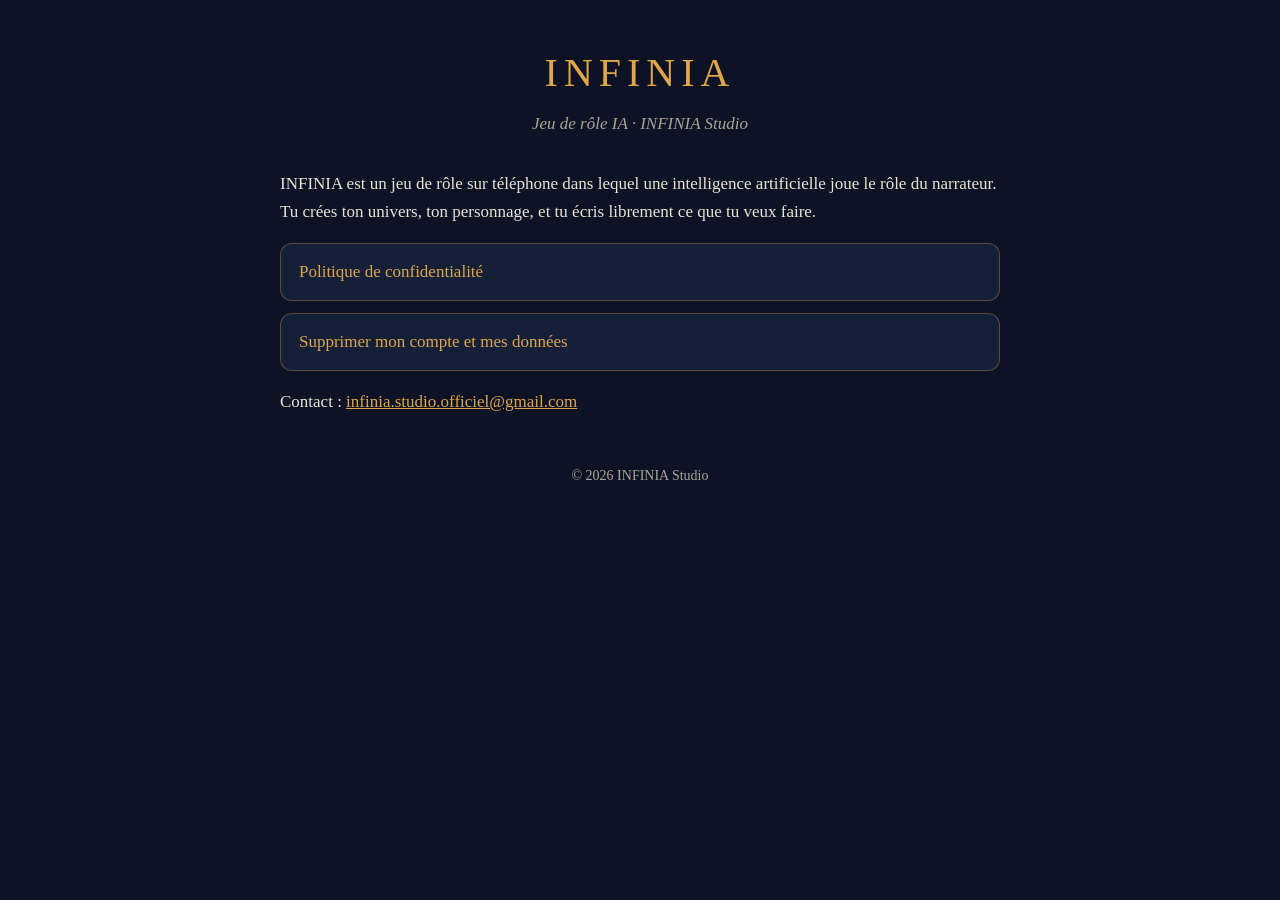
<file: index.html>
<!DOCTYPE html>
<html lang="fr">
<head>
  <meta charset="utf-8">
  <meta name="viewport" content="width=device-width, initial-scale=1">
  <title>INFINIA – Jeu de rôle IA</title>
  <link rel="stylesheet" href="style.css">
</head>
<body>
<main>
  <header>
    <p class="logo">INFINIA</p>
    <p class="sous-titre">Jeu de rôle IA · INFINIA Studio</p>
  </header>

  <p>INFINIA est un jeu de rôle sur téléphone dans lequel une intelligence artificielle joue le rôle du narrateur. Tu crées ton univers, ton personnage, et tu écris librement ce que tu veux faire.</p>

  <ul class="liens">
    <li><a href="confidentialite.html">Politique de confidentialité</a></li>
    <li><a href="suppression-compte.html">Supprimer mon compte et mes données</a></li>
  </ul>

  <p>Contact : <a href="mailto:infinia.studio.officiel@gmail.com">infinia.studio.officiel@gmail.com</a></p>

  <footer>© 2026 INFINIA Studio</footer>
</main>
</body>
</html>
</file>
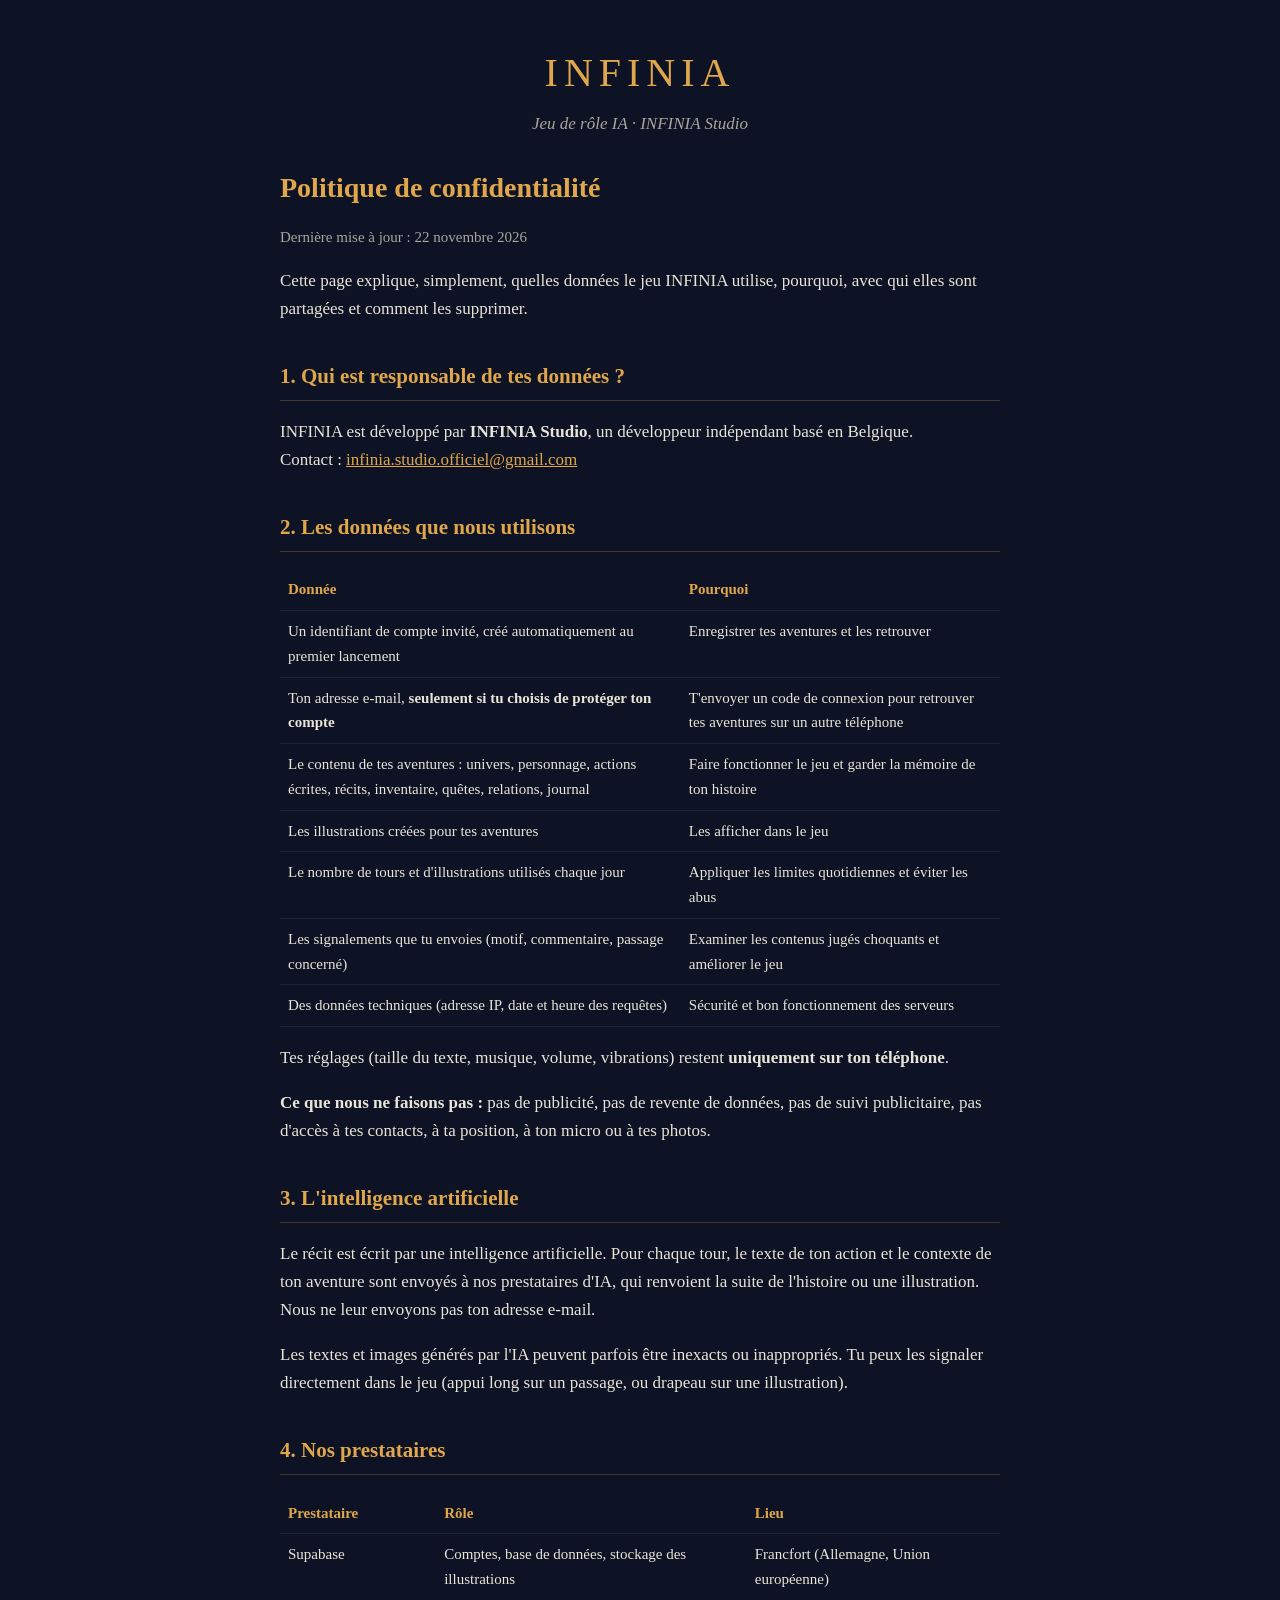
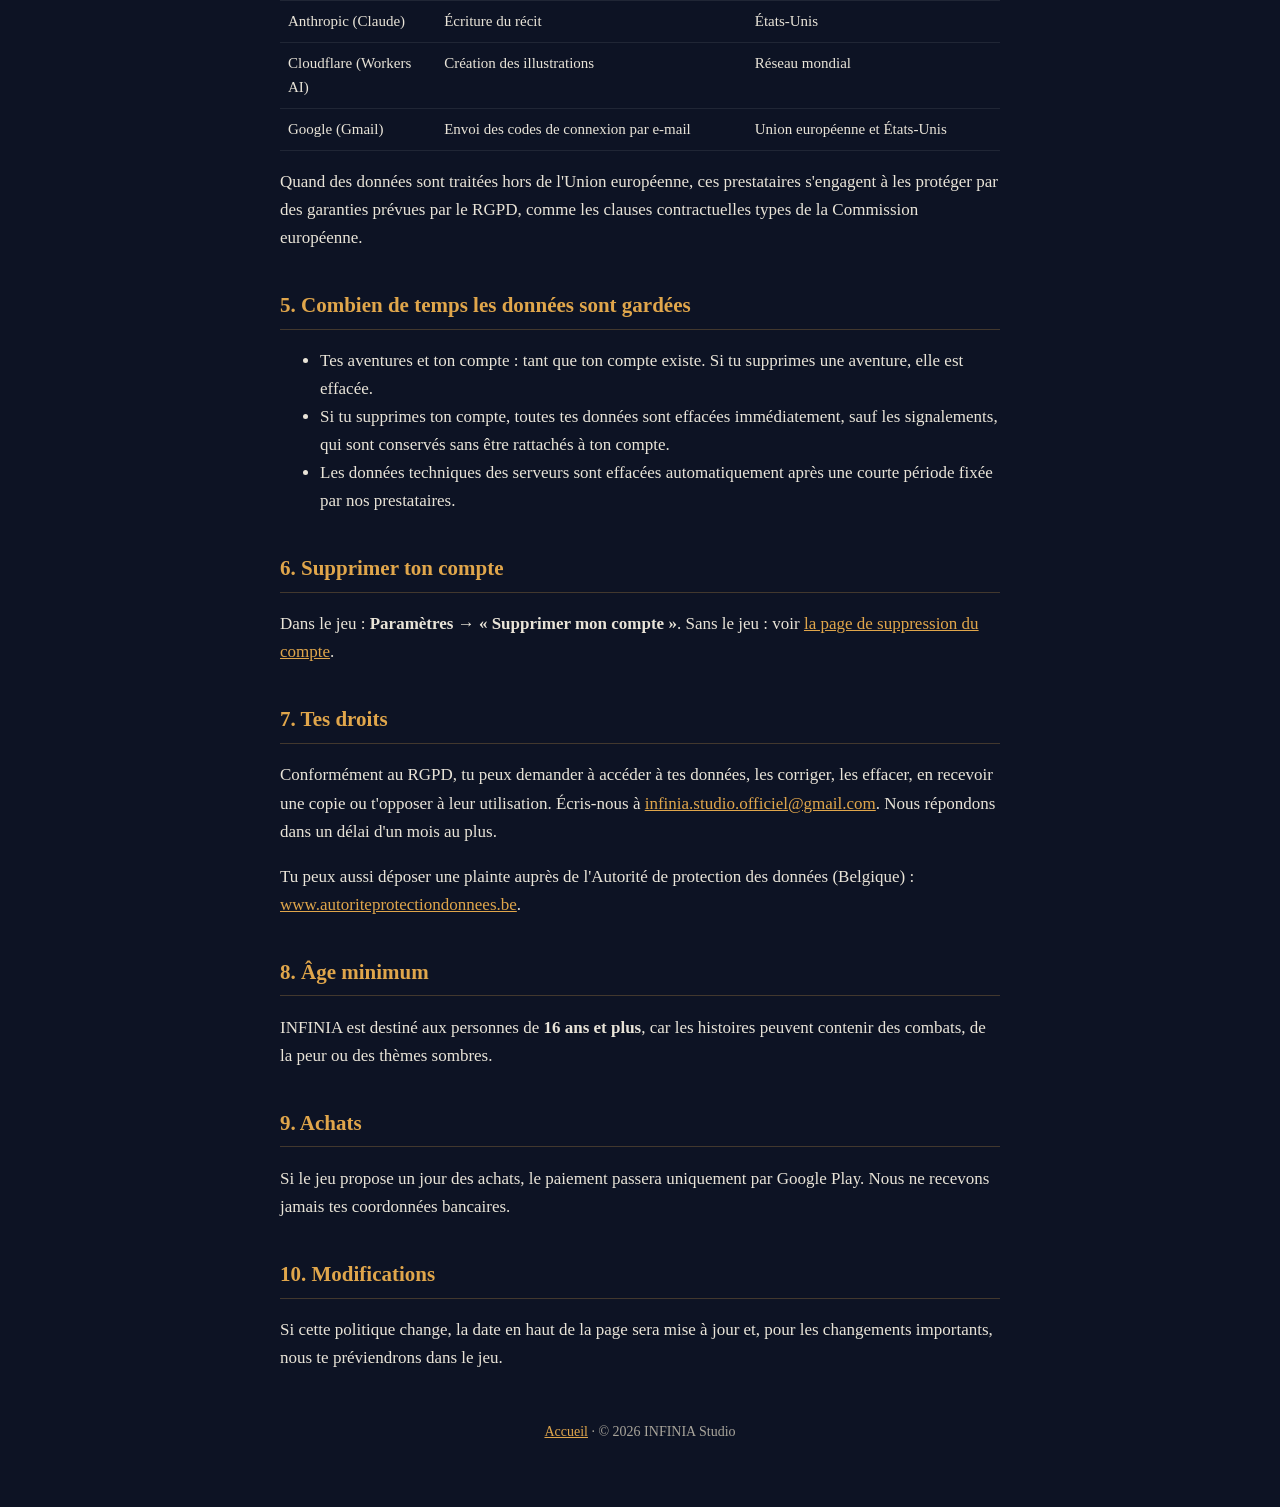
<file: confidentialite.html>
<!DOCTYPE html>
<html lang="fr">
<head>
  <meta charset="utf-8">
  <meta name="viewport" content="width=device-width, initial-scale=1">
  <title>Politique de confidentialité – INFINIA</title>
  <link rel="stylesheet" href="style.css">
</head>
<body>
<main>
  <header>
    <p class="logo">INFINIA</p>
    <p class="sous-titre">Jeu de rôle IA · INFINIA Studio</p>
  </header>

  <h1>Politique de confidentialité</h1>
  <p class="date">Dernière mise à jour : 22 novembre 2026</p>

  <p>Cette page explique, simplement, quelles données le jeu INFINIA utilise, pourquoi, avec qui elles sont partagées et comment les supprimer.</p>

  <h2>1. Qui est responsable de tes données ?</h2>
  <p>INFINIA est développé par <strong>INFINIA Studio</strong>, un développeur indépendant basé en Belgique.<br>
  Contact : <a href="mailto:infinia.studio.officiel@gmail.com">infinia.studio.officiel@gmail.com</a></p>

  <h2>2. Les données que nous utilisons</h2>
  <table>
    <tr><th>Donnée</th><th>Pourquoi</th></tr>
    <tr><td>Un identifiant de compte invité, créé automatiquement au premier lancement</td><td>Enregistrer tes aventures et les retrouver</td></tr>
    <tr><td>Ton adresse e-mail, <strong>seulement si tu choisis de protéger ton compte</strong></td><td>T'envoyer un code de connexion pour retrouver tes aventures sur un autre téléphone</td></tr>
    <tr><td>Le contenu de tes aventures : univers, personnage, actions écrites, récits, inventaire, quêtes, relations, journal</td><td>Faire fonctionner le jeu et garder la mémoire de ton histoire</td></tr>
    <tr><td>Les illustrations créées pour tes aventures</td><td>Les afficher dans le jeu</td></tr>
    <tr><td>Le nombre de tours et d'illustrations utilisés chaque jour</td><td>Appliquer les limites quotidiennes et éviter les abus</td></tr>
    <tr><td>Les signalements que tu envoies (motif, commentaire, passage concerné)</td><td>Examiner les contenus jugés choquants et améliorer le jeu</td></tr>
    <tr><td>Des données techniques (adresse IP, date et heure des requêtes)</td><td>Sécurité et bon fonctionnement des serveurs</td></tr>
  </table>
  <p>Tes réglages (taille du texte, musique, volume, vibrations) restent <strong>uniquement sur ton téléphone</strong>.</p>
  <p><strong>Ce que nous ne faisons pas :</strong> pas de publicité, pas de revente de données, pas de suivi publicitaire, pas d'accès à tes contacts, à ta position, à ton micro ou à tes photos.</p>

  <h2>3. L'intelligence artificielle</h2>
  <p>Le récit est écrit par une intelligence artificielle. Pour chaque tour, le texte de ton action et le contexte de ton aventure sont envoyés à nos prestataires d'IA, qui renvoient la suite de l'histoire ou une illustration. Nous ne leur envoyons pas ton adresse e-mail.</p>
  <p>Les textes et images générés par l'IA peuvent parfois être inexacts ou inappropriés. Tu peux les signaler directement dans le jeu (appui long sur un passage, ou drapeau sur une illustration).</p>

  <h2>4. Nos prestataires</h2>
  <table>
    <tr><th>Prestataire</th><th>Rôle</th><th>Lieu</th></tr>
    <tr><td>Supabase</td><td>Comptes, base de données, stockage des illustrations</td><td>Francfort (Allemagne, Union européenne)</td></tr>
    <tr><td>Anthropic (Claude)</td><td>Écriture du récit</td><td>États-Unis</td></tr>
    <tr><td>Cloudflare (Workers AI)</td><td>Création des illustrations</td><td>Réseau mondial</td></tr>
    <tr><td>Google (Gmail)</td><td>Envoi des codes de connexion par e-mail</td><td>Union européenne et États-Unis</td></tr>
  </table>
  <p>Quand des données sont traitées hors de l'Union européenne, ces prestataires s'engagent à les protéger par des garanties prévues par le RGPD, comme les clauses contractuelles types de la Commission européenne.</p>

  <h2>5. Combien de temps les données sont gardées</h2>
  <ul>
    <li>Tes aventures et ton compte : tant que ton compte existe. Si tu supprimes une aventure, elle est effacée.</li>
    <li>Si tu supprimes ton compte, toutes tes données sont effacées immédiatement, sauf les signalements, qui sont conservés sans être rattachés à ton compte.</li>
    <li>Les données techniques des serveurs sont effacées automatiquement après une courte période fixée par nos prestataires.</li>
  </ul>

  <h2>6. Supprimer ton compte</h2>
  <p>Dans le jeu : <strong>Paramètres → « Supprimer mon compte »</strong>. Sans le jeu : voir <a href="suppression-compte.html">la page de suppression du compte</a>.</p>

  <h2>7. Tes droits</h2>
  <p>Conformément au RGPD, tu peux demander à accéder à tes données, les corriger, les effacer, en recevoir une copie ou t'opposer à leur utilisation. Écris-nous à <a href="mailto:infinia.studio.officiel@gmail.com">infinia.studio.officiel@gmail.com</a>. Nous répondons dans un délai d'un mois au plus.</p>
  <p>Tu peux aussi déposer une plainte auprès de l'Autorité de protection des données (Belgique) : <a href="https://www.autoriteprotectiondonnees.be">www.autoriteprotectiondonnees.be</a>.</p>

  <h2>8. Âge minimum</h2>
  <p>INFINIA est destiné aux personnes de <strong>16 ans et plus</strong>, car les histoires peuvent contenir des combats, de la peur ou des thèmes sombres.</p>

  <h2>9. Achats</h2>
  <p>Si le jeu propose un jour des achats, le paiement passera uniquement par Google Play. Nous ne recevons jamais tes coordonnées bancaires.</p>

  <h2>10. Modifications</h2>
  <p>Si cette politique change, la date en haut de la page sera mise à jour et, pour les changements importants, nous te préviendrons dans le jeu.</p>

  <footer><a href="index.html">Accueil</a> · © 2026 INFINIA Studio</footer>
</main>
</body>
</html>
</file>
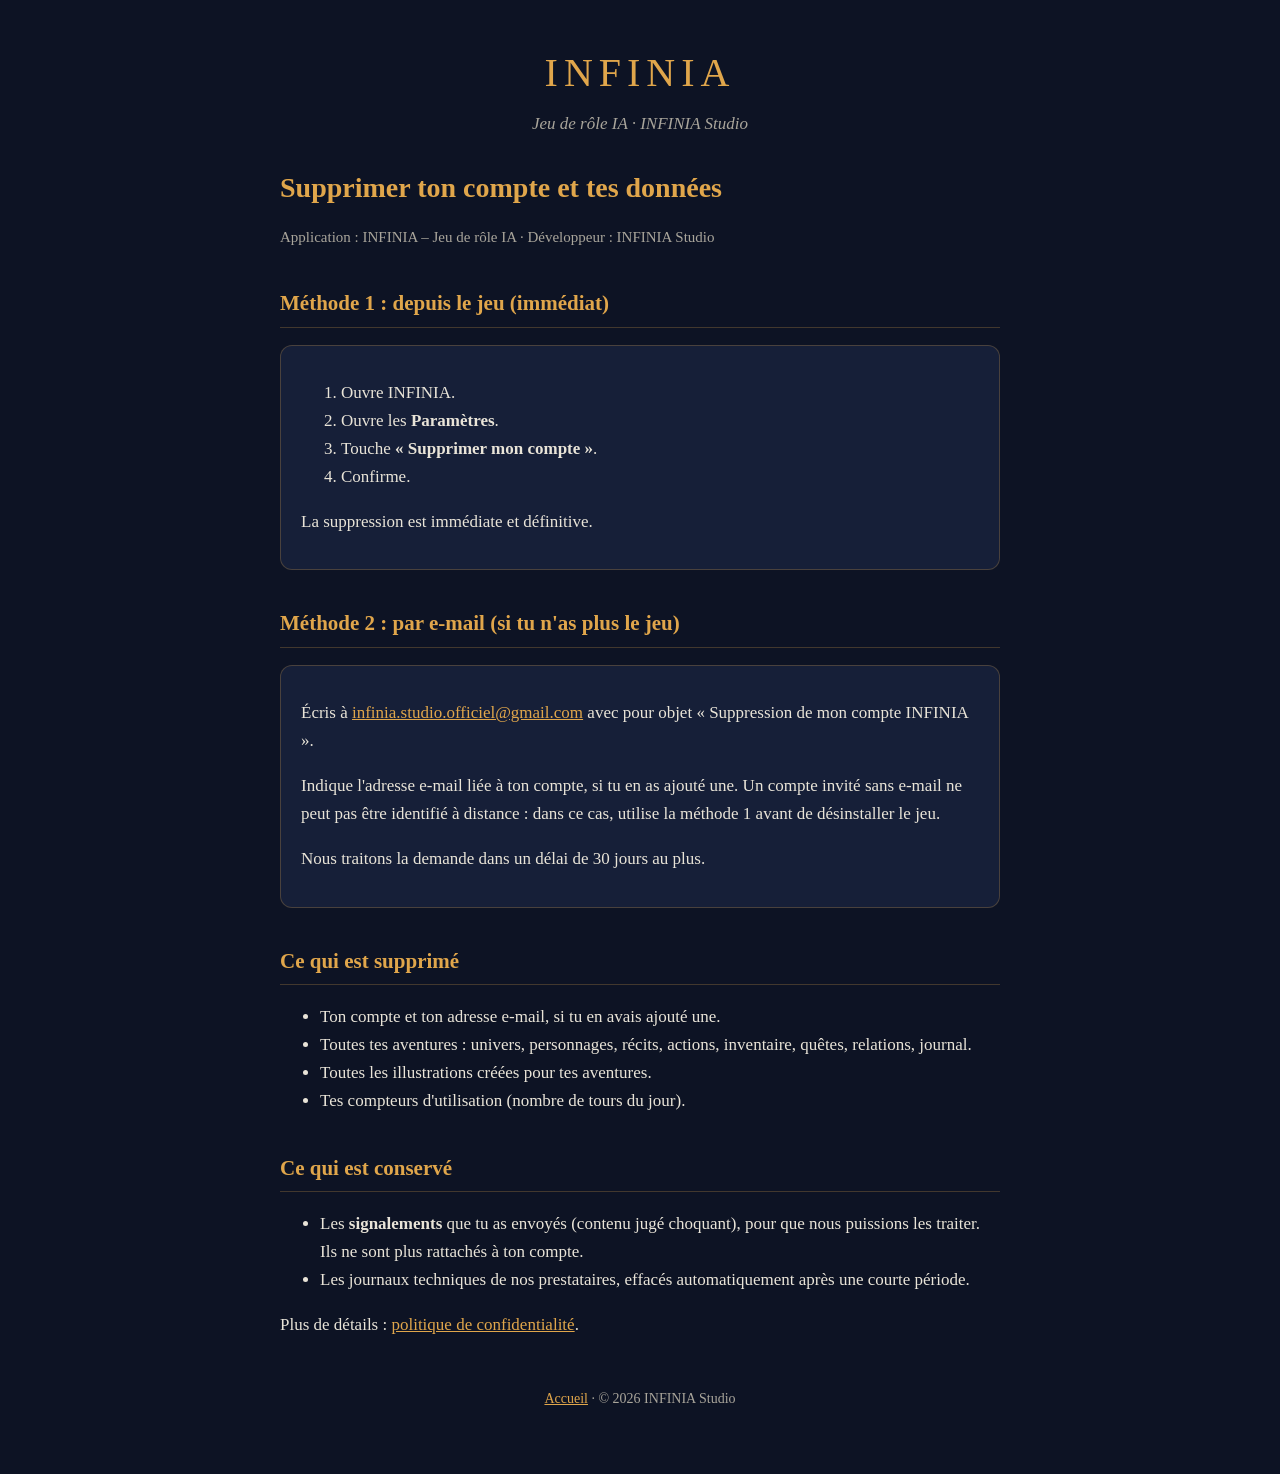
<file: suppression-compte.html>
<!DOCTYPE html>
<html lang="fr">
<head>
  <meta charset="utf-8">
  <meta name="viewport" content="width=device-width, initial-scale=1">
  <title>Supprimer son compte – INFINIA</title>
  <link rel="stylesheet" href="style.css">
</head>
<body>
<main>
  <header>
    <p class="logo">INFINIA</p>
    <p class="sous-titre">Jeu de rôle IA · INFINIA Studio</p>
  </header>

  <h1>Supprimer ton compte et tes données</h1>
  <p class="date">Application : INFINIA – Jeu de rôle IA · Développeur : INFINIA Studio</p>

  <h2>Méthode 1 : depuis le jeu (immédiat)</h2>
  <div class="carte">
    <ol>
      <li>Ouvre INFINIA.</li>
      <li>Ouvre les <strong>Paramètres</strong>.</li>
      <li>Touche <strong>« Supprimer mon compte »</strong>.</li>
      <li>Confirme.</li>
    </ol>
    <p>La suppression est immédiate et définitive.</p>
  </div>

  <h2>Méthode 2 : par e-mail (si tu n'as plus le jeu)</h2>
  <div class="carte">
    <p>Écris à <a href="mailto:infinia.studio.officiel@gmail.com?subject=Suppression%20de%20mon%20compte%20INFINIA">infinia.studio.officiel@gmail.com</a> avec pour objet « Suppression de mon compte INFINIA ».</p>
    <p>Indique l'adresse e-mail liée à ton compte, si tu en as ajouté une. Un compte invité sans e-mail ne peut pas être identifié à distance : dans ce cas, utilise la méthode 1 avant de désinstaller le jeu.</p>
    <p>Nous traitons la demande dans un délai de 30 jours au plus.</p>
  </div>

  <h2>Ce qui est supprimé</h2>
  <ul>
    <li>Ton compte et ton adresse e-mail, si tu en avais ajouté une.</li>
    <li>Toutes tes aventures : univers, personnages, récits, actions, inventaire, quêtes, relations, journal.</li>
    <li>Toutes les illustrations créées pour tes aventures.</li>
    <li>Tes compteurs d'utilisation (nombre de tours du jour).</li>
  </ul>

  <h2>Ce qui est conservé</h2>
  <ul>
    <li>Les <strong>signalements</strong> que tu as envoyés (contenu jugé choquant), pour que nous puissions les traiter. Ils ne sont plus rattachés à ton compte.</li>
    <li>Les journaux techniques de nos prestataires, effacés automatiquement après une courte période.</li>
  </ul>

  <p>Plus de détails : <a href="confidentialite.html">politique de confidentialité</a>.</p>

  <footer><a href="index.html">Accueil</a> · © 2026 INFINIA Studio</footer>
</main>
</body>
</html>
</file>
<file: style.css>
:root {
  --nuit: #0d1324;
  --nuit-claire: #161f38;
  --ambre: #e0a64b;
  --texte: #e9e4d8;
  --texte-doux: #a9a59b;
}
* { box-sizing: border-box; }
body {
  margin: 0;
  background: var(--nuit);
  color: var(--texte);
  font-family: Georgia, "Times New Roman", serif;
  line-height: 1.65;
  font-size: 17px;
}
main {
  max-width: 760px;
  margin: 0 auto;
  padding: 32px 20px 64px;
}
header { text-align: center; margin-bottom: 32px; }
.logo {
  font-size: 40px;
  letter-spacing: 6px;
  color: var(--ambre);
  margin: 8px 0 0;
}
.sous-titre { color: var(--texte-doux); font-style: italic; margin: 4px 0 0; }
h1 { color: var(--ambre); font-size: 28px; line-height: 1.3; }
h2 {
  color: var(--ambre);
  font-size: 21px;
  margin-top: 36px;
  border-bottom: 1px solid rgba(224, 166, 75, 0.25);
  padding-bottom: 6px;
}
a { color: var(--ambre); }
.carte {
  background: var(--nuit-claire);
  border: 1px solid rgba(224, 166, 75, 0.25);
  border-radius: 12px;
  padding: 16px 20px;
  margin: 16px 0;
}
.liens { list-style: none; padding: 0; }
.liens li { margin: 12px 0; }
.liens a {
  display: block;
  background: var(--nuit-claire);
  border: 1px solid rgba(224, 166, 75, 0.35);
  border-radius: 12px;
  padding: 14px 18px;
  text-decoration: none;
}
.date { color: var(--texte-doux); font-size: 15px; }
table { border-collapse: collapse; width: 100%; font-size: 15px; }
th, td {
  text-align: left;
  vertical-align: top;
  padding: 8px;
  border-bottom: 1px solid rgba(255, 255, 255, 0.08);
}
th { color: var(--ambre); }
footer {
  margin-top: 48px;
  text-align: center;
  color: var(--texte-doux);
  font-size: 14px;
}
</file>
